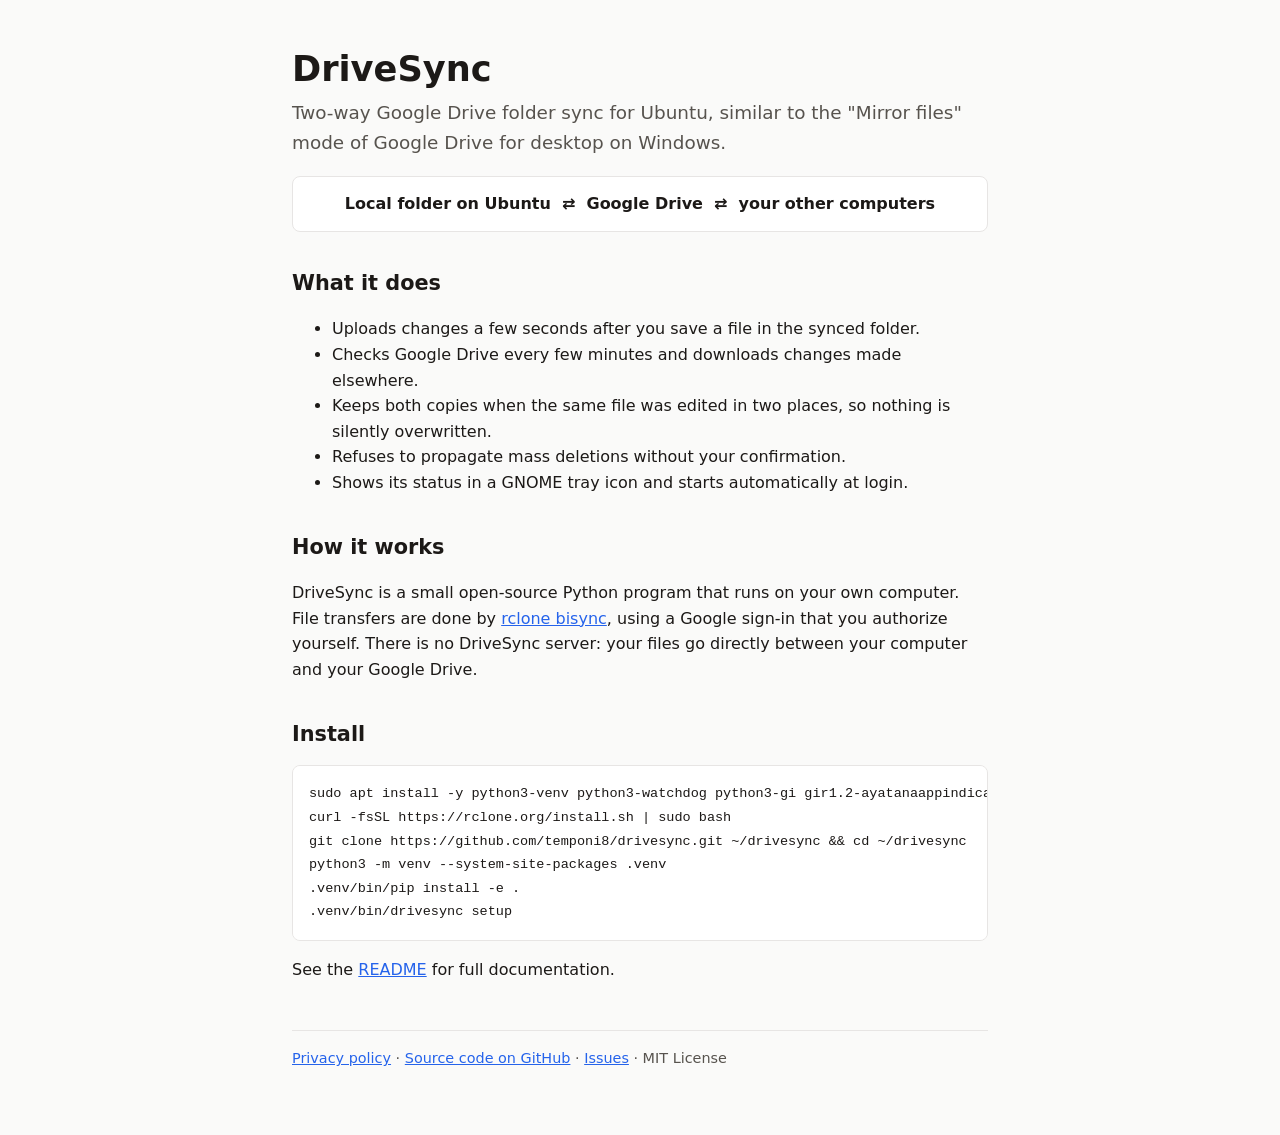
<file: docs/index.html>
<!doctype html>
<html lang="en">
<head>
<meta charset="utf-8">
<meta name="viewport" content="width=device-width, initial-scale=1">
<title>DriveSync – Google Drive folder sync for Ubuntu</title>
<meta name="description" content="DriveSync keeps a local folder on Ubuntu in two-way sync with a Google Drive folder.">
<link rel="stylesheet" href="style.css">
</head>
<body>
<main>
<h1>DriveSync</h1>
<p class="lead">Two-way Google Drive folder sync for Ubuntu, similar to the "Mirror files" mode of Google Drive for desktop on Windows.</p>

<div class="flow">Local folder on Ubuntu &nbsp;⇄&nbsp; Google Drive &nbsp;⇄&nbsp; your other computers</div>

<h2>What it does</h2>
<ul>
  <li>Uploads changes a few seconds after you save a file in the synced folder.</li>
  <li>Checks Google Drive every few minutes and downloads changes made elsewhere.</li>
  <li>Keeps both copies when the same file was edited in two places, so nothing is silently overwritten.</li>
  <li>Refuses to propagate mass deletions without your confirmation.</li>
  <li>Shows its status in a GNOME tray icon and starts automatically at login.</li>
</ul>

<h2>How it works</h2>
<p>DriveSync is a small open-source Python program that runs on your own computer. File transfers are done by
<a href="https://rclone.org/bisync/">rclone bisync</a>, using a Google sign-in that you authorize yourself.
There is no DriveSync server: your files go directly between your computer and your Google Drive.</p>

<h2>Install</h2>
<pre><code>sudo apt install -y python3-venv python3-watchdog python3-gi gir1.2-ayatanaappindicator3-0.1 unzip curl
curl -fsSL https://rclone.org/install.sh | sudo bash
git clone https://github.com/temponi8/drivesync.git ~/drivesync &amp;&amp; cd ~/drivesync
python3 -m venv --system-site-packages .venv
.venv/bin/pip install -e .
.venv/bin/drivesync setup</code></pre>
<p>See the <a href="https://github.com/temponi8/drivesync#readme">README</a> for full documentation.</p>

<footer>
  <a href="privacy.html">Privacy policy</a> · <a href="https://github.com/temponi8/drivesync">Source code on GitHub</a> · <a href="https://github.com/temponi8/drivesync/issues">Issues</a> · MIT License
</footer>
</main>
</body>
</html>
</file>
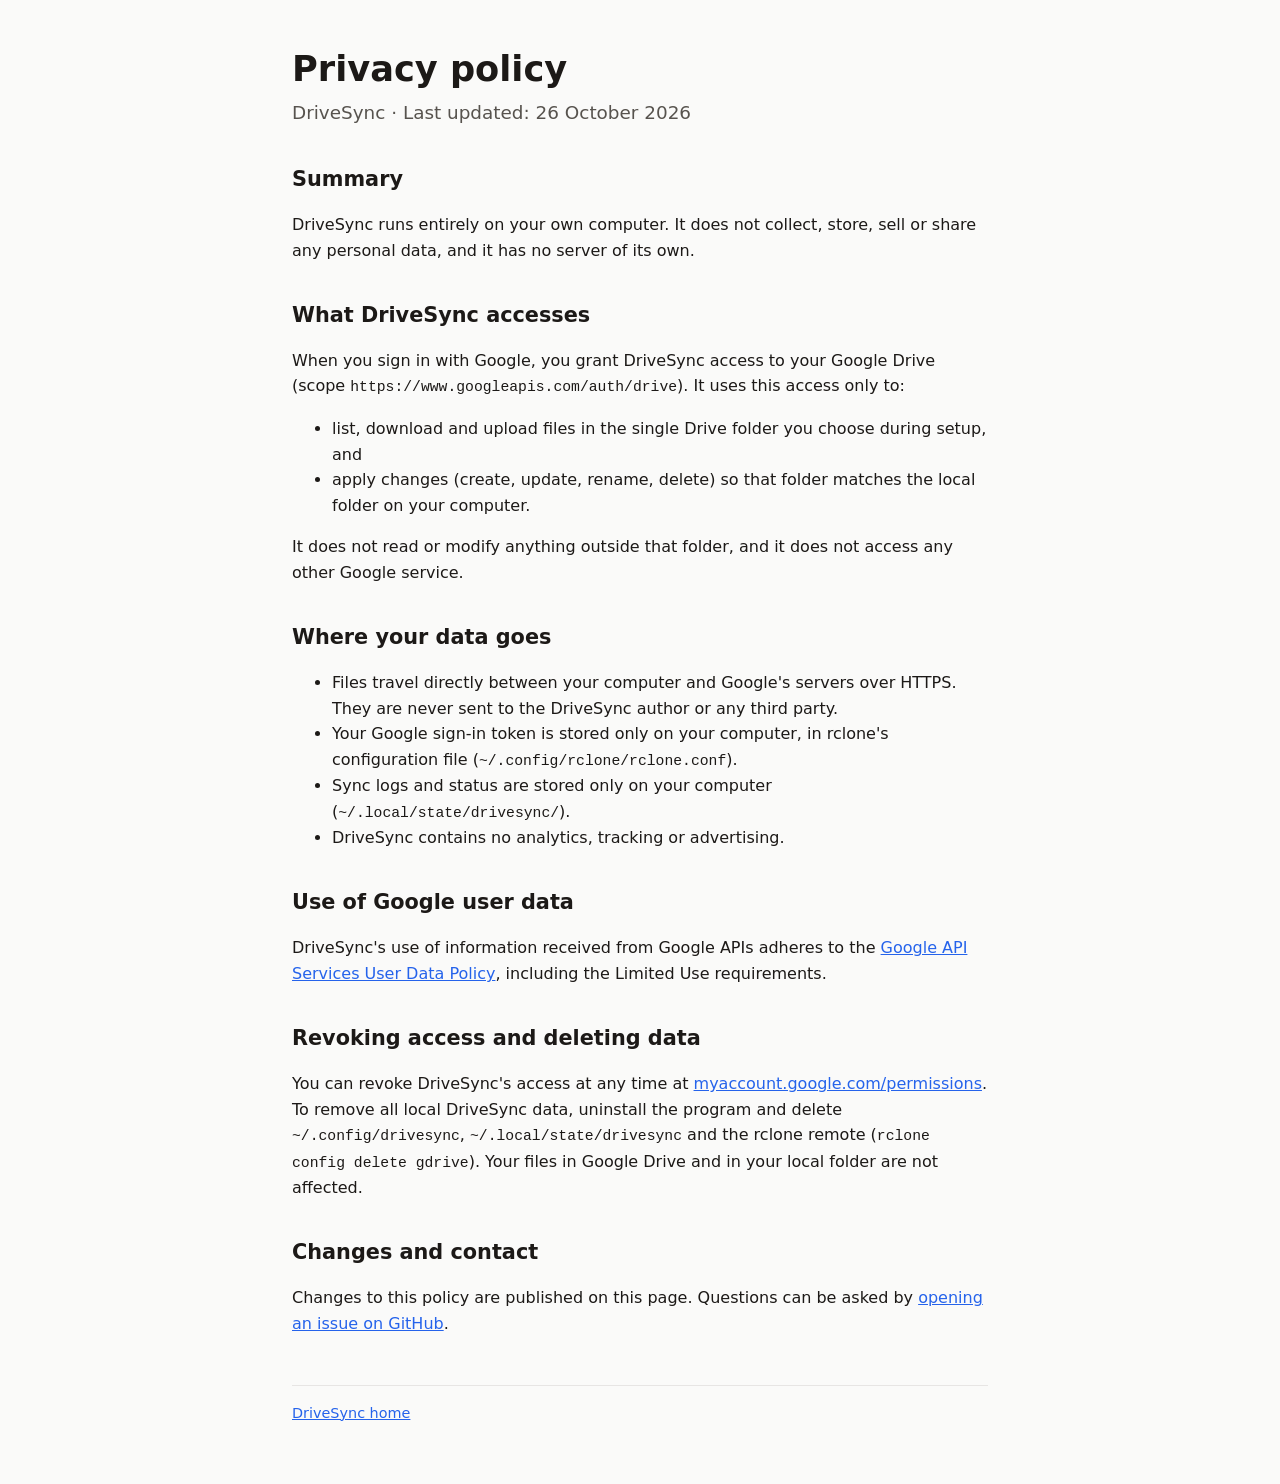
<file: docs/privacy.html>
<!doctype html>
<html lang="en">
<head>
<meta charset="utf-8">
<meta name="viewport" content="width=device-width, initial-scale=1">
<title>DriveSync – Privacy policy</title>
<link rel="stylesheet" href="style.css">
</head>
<body>
<main>
<h1>Privacy policy</h1>
<p class="lead">DriveSync · Last updated: 26 October 2026</p>

<h2>Summary</h2>
<p>DriveSync runs entirely on your own computer. It does not collect, store, sell or share any personal data, and it has no server of its own.</p>

<h2>What DriveSync accesses</h2>
<p>When you sign in with Google, you grant DriveSync access to your Google Drive (scope <code>https://www.googleapis.com/auth/drive</code>). It uses this access only to:</p>
<ul>
  <li>list, download and upload files in the single Drive folder you choose during setup, and</li>
  <li>apply changes (create, update, rename, delete) so that folder matches the local folder on your computer.</li>
</ul>
<p>It does not read or modify anything outside that folder, and it does not access any other Google service.</p>

<h2>Where your data goes</h2>
<ul>
  <li>Files travel directly between your computer and Google's servers over HTTPS. They are never sent to the DriveSync author or any third party.</li>
  <li>Your Google sign-in token is stored only on your computer, in rclone's configuration file (<code>~/.config/rclone/rclone.conf</code>).</li>
  <li>Sync logs and status are stored only on your computer (<code>~/.local/state/drivesync/</code>).</li>
  <li>DriveSync contains no analytics, tracking or advertising.</li>
</ul>

<h2>Use of Google user data</h2>
<p>DriveSync's use of information received from Google APIs adheres to the
<a href="https://developers.google.com/terms/api-services-user-data-policy">Google API Services User Data Policy</a>, including the Limited Use requirements.</p>

<h2>Revoking access and deleting data</h2>
<p>You can revoke DriveSync's access at any time at <a href="https://myaccount.google.com/permissions">myaccount.google.com/permissions</a>.
To remove all local DriveSync data, uninstall the program and delete <code>~/.config/drivesync</code>, <code>~/.local/state/drivesync</code> and the rclone remote (<code>rclone config delete gdrive</code>). Your files in Google Drive and in your local folder are not affected.</p>

<h2>Changes and contact</h2>
<p>Changes to this policy are published on this page. Questions can be asked by <a href="https://github.com/temponi8/drivesync/issues">opening an issue on GitHub</a>.</p>

<footer><a href="index.html">DriveSync home</a></footer>
</main>
</body>
</html>
</file>
<file: docs/style.css>
:root { --bg: #fafaf9; --fg: #1c1917; --muted: #57534e; --accent: #2563eb; --card: #ffffff; --border: #e7e5e4; }
@media (prefers-color-scheme: dark) {
  :root { --bg: #1c1917; --fg: #f5f5f4; --muted: #a8a29e; --accent: #60a5fa; --card: #292524; --border: #44403c; }
}
* { box-sizing: border-box; }
body { margin: 0; background: var(--bg); color: var(--fg); font: 16px/1.6 system-ui, -apple-system, "Segoe UI", Ubuntu, sans-serif; }
main { max-width: 46rem; margin: 0 auto; padding: 3rem 1.25rem 4rem; }
h1 { font-size: 2.2rem; line-height: 1.2; margin: 0 0 .5rem; }
h2 { font-size: 1.3rem; margin: 2.2rem 0 .6rem; }
p, li { color: var(--fg); }
.lead { font-size: 1.15rem; color: var(--muted); margin-top: 0; }
a { color: var(--accent); }
code, pre { font-family: ui-monospace, "Ubuntu Mono", monospace; font-size: .92em; }
pre { background: var(--card); border: 1px solid var(--border); border-radius: 8px; padding: 1rem; overflow-x: auto; }
.flow { background: var(--card); border: 1px solid var(--border); border-radius: 8px; padding: .9rem 1rem; text-align: center; font-weight: 600; }
footer { margin-top: 3rem; padding-top: 1rem; border-top: 1px solid var(--border); color: var(--muted); font-size: .9rem; }
</file>
